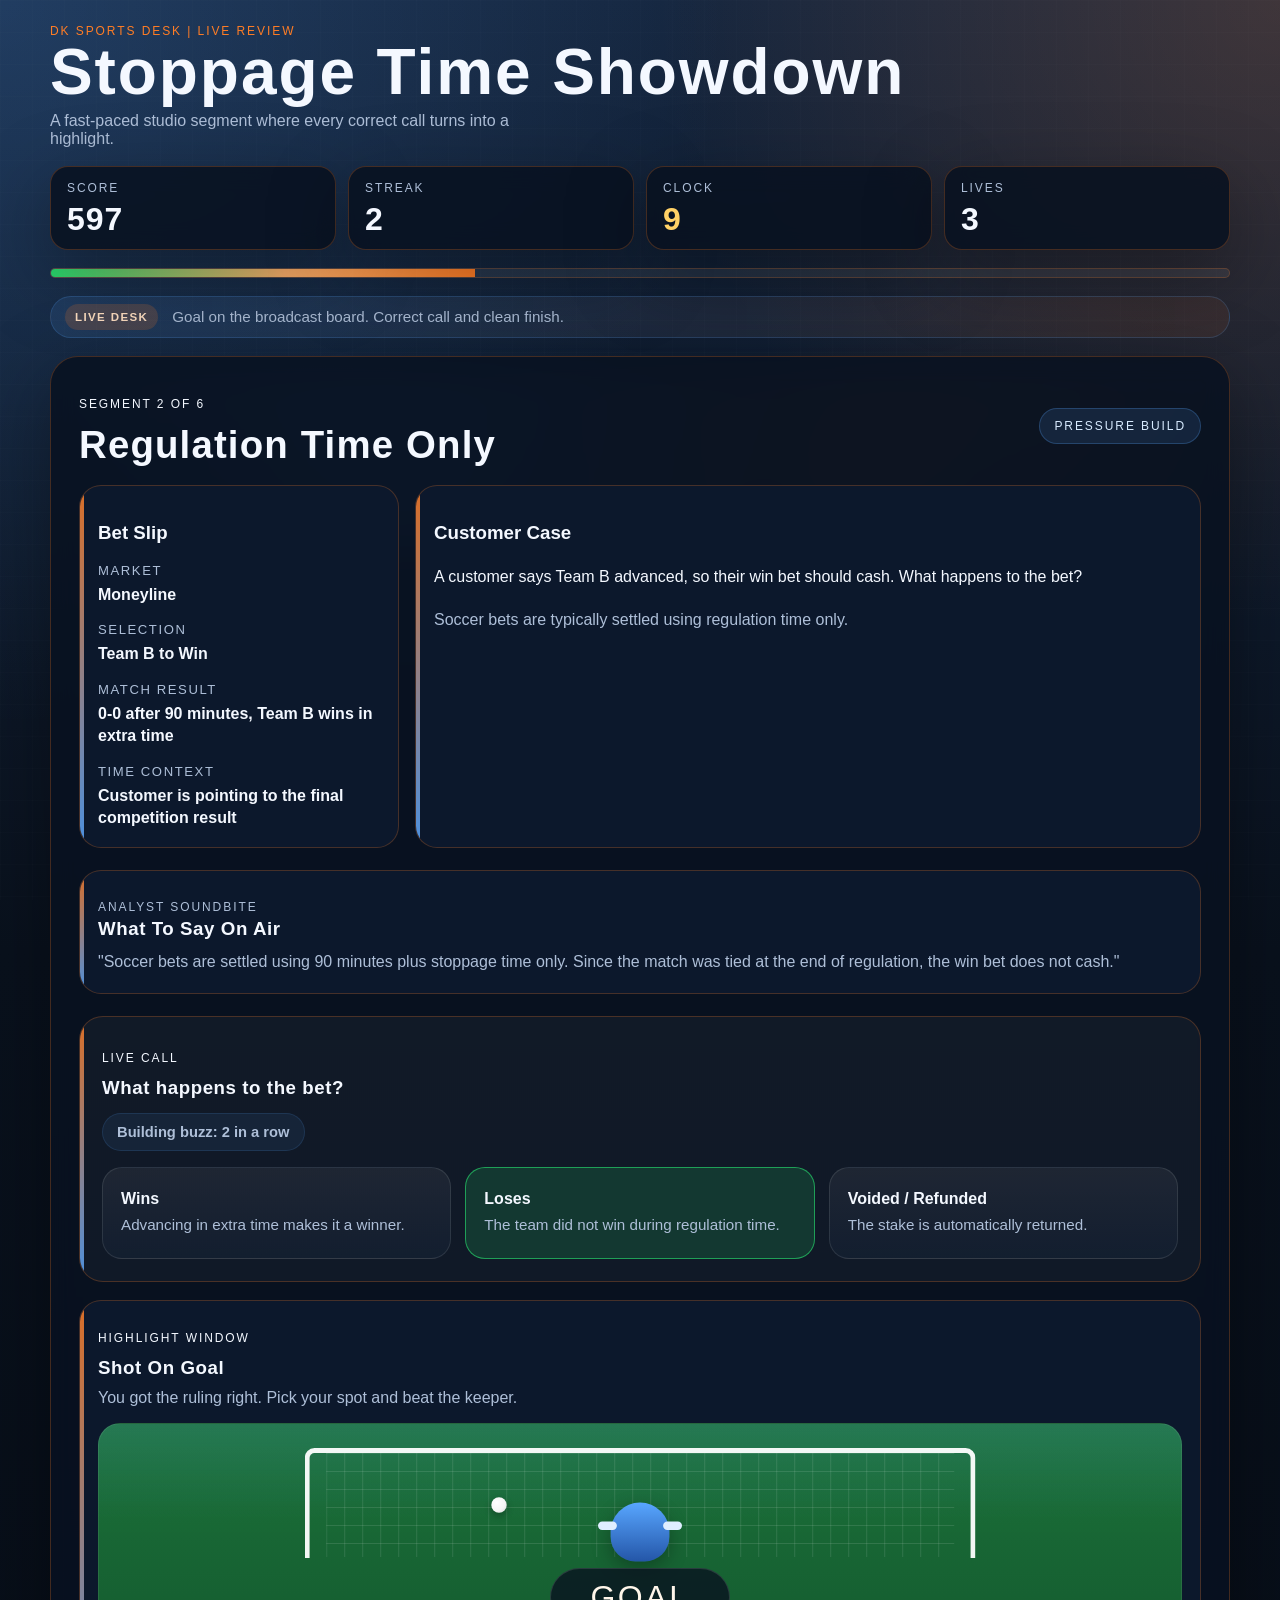
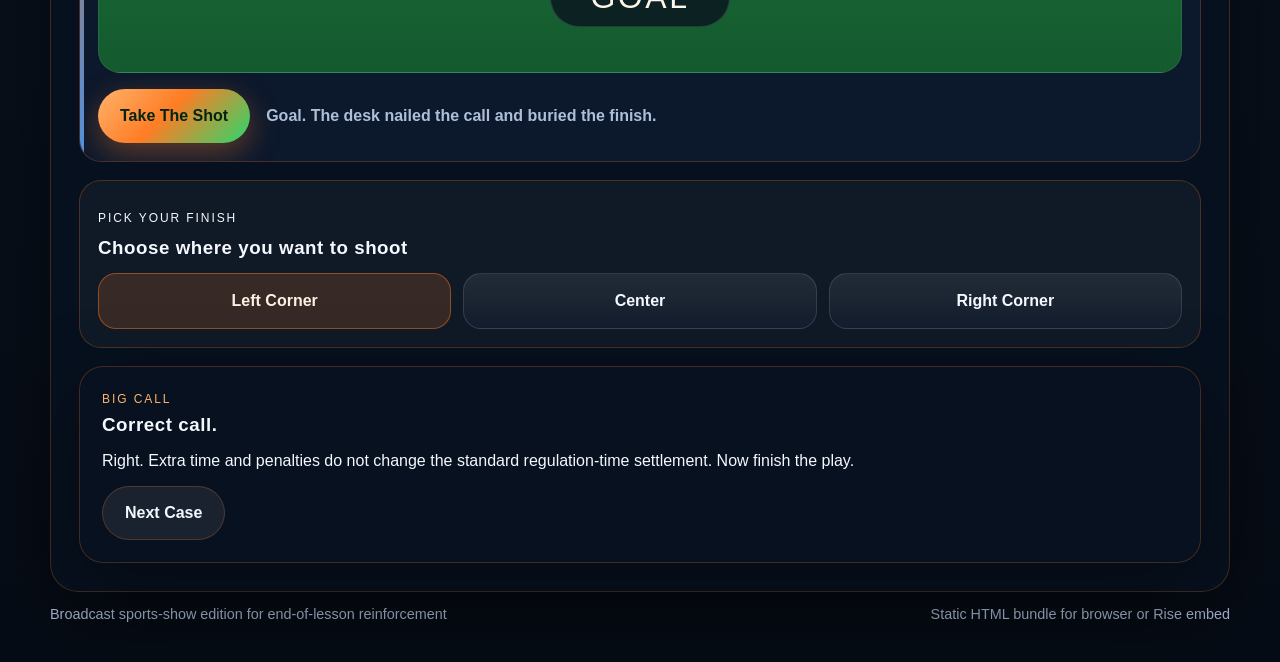
<file: index.html>
<!DOCTYPE html>
<!-- saved from url=(0055)file:///C:/Users/j.goss/Documents/CCL%20team/index.html -->
<html lang="en"><head><meta http-equiv="Content-Type" content="text/html; charset=UTF-8">
  
  <meta name="viewport" content="width=device-width, initial-scale=1.0">
  <title>Stoppage Time Showdown</title>
  <link rel="preconnect" href="https://fonts.googleapis.com/">
  <link rel="preconnect" href="https://fonts.gstatic.com/" crossorigin="">
  <link href="./Stoppage Time Showdown_files/css2" rel="stylesheet">
  <link rel="stylesheet" href="./Stoppage Time Showdown_files/styles.css">
</head>
<body>
  <div class="celebration-layer" id="celebrationLayer" aria-hidden="true">
    <div class="celebration-flash"></div>
    <div class="celebration-burst" id="celebrationBurst"><span class="burst-dot" style="left: 47.4472%; top: 26.1193%; background: rgb(255, 125, 37); --burst-x: 76.07204899417235px; --burst-y: 257.35810539707774px; animation-delay: 10.926ms;"></span><span class="burst-dot" style="left: 53.4605%; top: 28.7114%; background: rgb(88, 166, 255); --burst-x: 101.12889377902724px; --burst-y: 124.27316258507398px; animation-delay: 1.17098ms;"></span><span class="burst-dot" style="left: 49.514%; top: 21.4004%; background: rgb(255, 209, 102); --burst-x: -55.67797158892906px; --burst-y: 223.3249639040988px; animation-delay: 113.534ms;"></span><span class="burst-dot" style="left: 52.1672%; top: 33.0428%; background: rgb(19, 210, 97); --burst-x: 67.02905428169348px; --burst-y: 88.06329723568246px; animation-delay: 79.6057ms;"></span><span class="burst-dot" style="left: 51.7277%; top: 29.4226%; background: rgb(255, 255, 255); --burst-x: -90.16764659235824px; --burst-y: 187.08818305620747px; animation-delay: 114.844ms;"></span><span class="burst-dot" style="left: 49.0767%; top: 23.2261%; background: rgb(255, 125, 37); --burst-x: -104.59407101098707px; --burst-y: 161.02993429905132px; animation-delay: 107.102ms;"></span><span class="burst-dot" style="left: 48.1055%; top: 30.1228%; background: rgb(88, 166, 255); --burst-x: 106.47381905100534px; --burst-y: 104.3445628978445px; animation-delay: 85.5821ms;"></span><span class="burst-dot" style="left: 48.3091%; top: 19.2777%; background: rgb(255, 209, 102); --burst-x: -88.88569473776869px; --burst-y: 125.51274677469846px; animation-delay: 16.8337ms;"></span><span class="burst-dot" style="left: 45.9982%; top: 28.9098%; background: rgb(19, 210, 97); --burst-x: 48.16267996198451px; --burst-y: 104.32929188039304px; animation-delay: 4.13816ms;"></span><span class="burst-dot" style="left: 49.7291%; top: 18.7784%; background: rgb(255, 255, 255); --burst-x: -30.584940919395404px; --burst-y: 81.80569852962961px; animation-delay: 26.3201ms;"></span><span class="burst-dot" style="left: 40.3815%; top: 31.3294%; background: rgb(255, 125, 37); --burst-x: -94.85452275497641px; --burst-y: 249.75349936464903px; animation-delay: 90.4245ms;"></span><span class="burst-dot" style="left: 45.2348%; top: 26.0298%; background: rgb(88, 166, 255); --burst-x: -122.62790276548252px; --burst-y: 80.39944239337285px; animation-delay: 88.7021ms;"></span><span class="burst-dot" style="left: 52.0904%; top: 32.5035%; background: rgb(255, 209, 102); --burst-x: 64.26782070078464px; --burst-y: 139.22157844209687px; animation-delay: 4.78424ms;"></span><span class="burst-dot" style="left: 50.7657%; top: 27.5144%; background: rgb(19, 210, 97); --burst-x: 11.249707493412888px; --burst-y: 153.42473472442464px; animation-delay: 63.9854ms;"></span><span class="burst-dot" style="left: 46.0841%; top: 21.294%; background: rgb(255, 255, 255); --burst-x: -46.36601616500141px; --burst-y: 146.99386046626492px; animation-delay: 8.27322ms;"></span><span class="burst-dot" style="left: 48.1437%; top: 25.9987%; background: rgb(255, 125, 37); --burst-x: 19.912958996011582px; --burst-y: 142.98221144835824px; animation-delay: 71.2264ms;"></span><span class="burst-dot" style="left: 50.7838%; top: 21.233%; background: rgb(88, 166, 255); --burst-x: -2.4416151638499084px; --burst-y: 123.24388389271462px; animation-delay: 115.284ms;"></span><span class="burst-dot" style="left: 54.6567%; top: 24.1229%; background: rgb(255, 209, 102); --burst-x: 32.72328935746498px; --burst-y: 152.6149752997147px; animation-delay: 40.9244ms;"></span><span class="burst-dot" style="left: 58.1572%; top: 30.517%; background: rgb(19, 210, 97); --burst-x: -1.3877723340757298px; --burst-y: 130.12785872411672px; animation-delay: 15.3587ms;"></span><span class="burst-dot" style="left: 58.3694%; top: 35.116%; background: rgb(255, 255, 255); --burst-x: 119.73498633525834px; --burst-y: 92.89461856294338px; animation-delay: 100.871ms;"></span><span class="burst-dot" style="left: 57.7047%; top: 23.3592%; background: rgb(255, 125, 37); --burst-x: 133.39022962382052px; --burst-y: 130.26413172241263px; animation-delay: 32.2892ms;"></span><span class="burst-dot" style="left: 45.2715%; top: 29.948%; background: rgb(88, 166, 255); --burst-x: 6.45973986336613px; --burst-y: 205.02624117924123px; animation-delay: 110.979ms;"></span><span class="burst-dot" style="left: 59.9677%; top: 29.3661%; background: rgb(255, 209, 102); --burst-x: 81.06926505818px; --burst-y: 178.6535811017367px; animation-delay: 83.3029ms;"></span><span class="burst-dot" style="left: 44.7531%; top: 25.9115%; background: rgb(19, 210, 97); --burst-x: -75.01890329782249px; --burst-y: 86.73503205924959px; animation-delay: 14.4441ms;"></span></div>
    <div class="celebration-banner" id="celebrationBanner">GOAL</div>
  </div>
  <main class="app-shell">
    <section class="scoreboard" aria-label="Game status">
      <div class="brand-lockup">
        <p class="brand-kicker">DK Sports Desk | Live Review</p>
        <h1>Stoppage Time Showdown</h1>
        <p class="brand-subtitle">A fast-paced studio segment where every correct call turns into a highlight.</p>
      </div>
      <div class="scoreboard-stats">
        <div class="stat-card">
          <span class="stat-label">Score</span>
          <strong id="scoreValue">597</strong>
        </div>
        <div class="stat-card">
          <span class="stat-label">Streak</span>
          <strong id="streakValue">2</strong>
        </div>
        <div class="stat-card timer-card">
          <span class="stat-label">Clock</span>
          <strong id="timerValue" class="is-low">9</strong>
        </div>
        <div class="stat-card">
          <span class="stat-label">Lives</span>
          <strong id="livesValue">3</strong>
        </div>
      </div>
      <div class="timer-track" aria-hidden="true">
        <div class="timer-fill" id="timerFill" style="width: 36%;"></div>
      </div>
      <div class="ticker-bar">
        <span class="ticker-label">Live Desk</span>
        <div class="ticker-text" id="tickerText">Goal on the broadcast board. Correct call and clean finish.</div>
      </div>
    </section>

    <section class="arena">
      <div class="pitch-glow" aria-hidden="true"></div>

      <article class="panel panel-intro active" id="introPanel" hidden="">
        <div class="panel-copy">
          <p class="eyebrow">Studio Open</p>
          <h2>Go live. Make the call. Build the highlight.</h2>
          <p>
            Each round is a live studio hit built from the Soccer 201 lesson.
            Read the case, call the settlement before the segment clock expires,
            and if you're right, turn it into a broadcast-worthy bonus play.
          </p>
        </div>

        <div class="intro-grid">
          <div class="intro-card">
            <span class="intro-number">01</span>
            <h3>On Air</h3>
            <p>A live case hits the desk with market, result, and context.</p>
          </div>
          <div class="intro-card">
            <span class="intro-number">02</span>
            <h3>Make the call</h3>
            <p>Choose the right ruling before the studio clock burns down.</p>
          </div>
          <div class="intro-card">
            <span class="intro-number">03</span>
            <h3>Steal the segment</h3>
            <p>Correct answers unlock a fast highlight-reel bonus play.</p>
          </div>
        </div>

        <button class="primary-button" id="startButton" type="button">Go Live</button>
      </article>

      <article class="panel panel-game" id="gamePanel">
        <div class="case-header">
          <div>
            <p class="eyebrow">Segment <span id="roundValue">2</span> of <span id="totalRoundsValue">6</span></p>
            <h2 id="caseTitle">Regulation Time Only</h2>
          </div>
          <span class="difficulty-badge" id="difficultyBadge">Pressure Build</span>
        </div>

        <div class="case-grid">
          <section class="ticket-card">
            <h3>Bet Slip</h3>
            <dl class="ticket-list">
              <div>
                <dt>Market</dt>
                <dd id="marketValue">Moneyline</dd>
              </div>
              <div>
                <dt>Selection</dt>
                <dd id="selectionValue">Team B to Win</dd>
              </div>
              <div>
                <dt>Match Result</dt>
                <dd id="resultValue">0-0 after 90 minutes, Team B wins in extra time</dd>
              </div>
              <div>
                <dt>Time Context</dt>
                <dd id="timeValue">Customer is pointing to the final competition result</dd>
              </div>
            </dl>
          </section>

          <section class="case-card">
            <h3>Customer Case</h3>
            <p id="scenarioPrompt">A customer says Team B advanced, so their win bet should cash. What happens to the bet?</p>
            <p class="coach-tip" id="coachTip">Soccer bets are typically settled using regulation time only.</p>
          </section>
        </div>

        <section class="script-card">
          <div class="question-heading">
            <p class="eyebrow">Analyst Soundbite</p>
            <h3>What To Say On Air</h3>
          </div>
          <p id="scriptValue">"Soccer bets are settled using 90 minutes plus stoppage time only. Since the match was tied at the end of regulation, the win bet does not cash."</p>
        </section>

        <section class="question-block">
          <div class="question-heading">
            <p class="eyebrow" id="phaseLabel">Live Call</p>
            <h3 id="questionTitle">What happens to the bet?</h3>
          </div>
          <div class="momentum-row">
            <div class="momentum-badge" id="momentumBadge">Building buzz: 2 in a row</div>
          </div>
          <div class="choices choices-outcome" id="choicesContainer" role="group" aria-label="Answer choices"><button type="button" class="choice-button" data-key="win" disabled=""><strong>Wins</strong><span>Advancing in extra time makes it a winner.</span></button><button type="button" class="choice-button is-correct" data-key="lose" disabled=""><strong>Loses</strong><span>The team did not win during regulation time.</span></button><button type="button" class="choice-button" data-key="void" disabled=""><strong>Voided / Refunded</strong><span>The stake is automatically returned.</span></button></div>
        </section>

        <section class="bonus-panel" id="bonusPanel">
          <div class="question-heading">
            <p class="eyebrow">Highlight Window</p>
            <h3>Shot On Goal</h3>
          </div>
          <p class="bonus-copy" id="bonusCopy">You got the ruling right. Pick your spot and beat the keeper.</p>
          <div class="goal-stage" id="goalStage">
            <div class="goal-net"></div>
            <div class="goalkeeper is-dive-center" id="goalkeeper"></div>
            <div class="shot-ball is-left" id="shotBall"></div>
            <div class="shot-result is-visible" id="shotResult">GOAL</div>
            <div class="goal-mouth"></div>
          </div>
          <div class="bonus-actions">
            <button class="primary-button" id="bonusButton" type="button" disabled="">Take The Shot</button>
            <p class="bonus-status" id="bonusStatus">Goal. The desk nailed the call and buried the finish.</p>
          </div>
        </section>

        <section class="shot-controls" id="shotControls">
          <div class="question-heading">
            <p class="eyebrow">Pick Your Finish</p>
            <h3>Choose where you want to shoot</h3>
          </div>
          <div class="shot-choice-row" id="shotChoiceRow">
            <button class="shot-choice is-selected" data-shot="left" type="button">Left Corner</button>
            <button class="shot-choice" data-shot="center" type="button">Center</button>
            <button class="shot-choice" data-shot="right" type="button">Right Corner</button>
          </div>
        </section>

        <section class="feedback-panel" id="feedbackPanel" aria-live="polite">
          <p class="feedback-tag" id="feedbackTag">Big Call</p>
          <h3 id="feedbackTitle">Correct call.</h3>
          <p id="feedbackBody">Right. Extra time and penalties do not change the standard regulation-time settlement. Now finish the play.</p>
          <button class="secondary-button" id="nextButton" type="button">Next Case</button>
        </section>
      </article>

      <article class="panel panel-results" id="resultsPanel" hidden="">
        <p class="eyebrow">Show Wrap</p>
        <h2 id="finalRank">Soccer Support Pro</h2>
        <p class="results-summary" id="resultsSummary"></p>
        <div class="results-grid">
          <div class="result-stat">
            <span>Final Score</span>
            <strong id="finalScoreValue">0</strong>
          </div>
          <div class="result-stat">
            <span>Best Streak</span>
            <strong id="bestStreakValue">0</strong>
          </div>
          <div class="result-stat">
            <span>Correct Calls</span>
            <strong id="correctValue">0 / 0</strong>
          </div>
        </div>
        <button class="primary-button" id="restartButton" type="button">Run It Back</button>
      </article>
    </section>

    <footer class="app-footer">
      <span>Broadcast sports-show edition for end-of-lesson reinforcement</span>
      <span>Static HTML bundle for browser or Rise embed</span>
    </footer>
  </main>

  <script src="./Stoppage Time Showdown_files/app.js"></script>


</body></html>
</file>
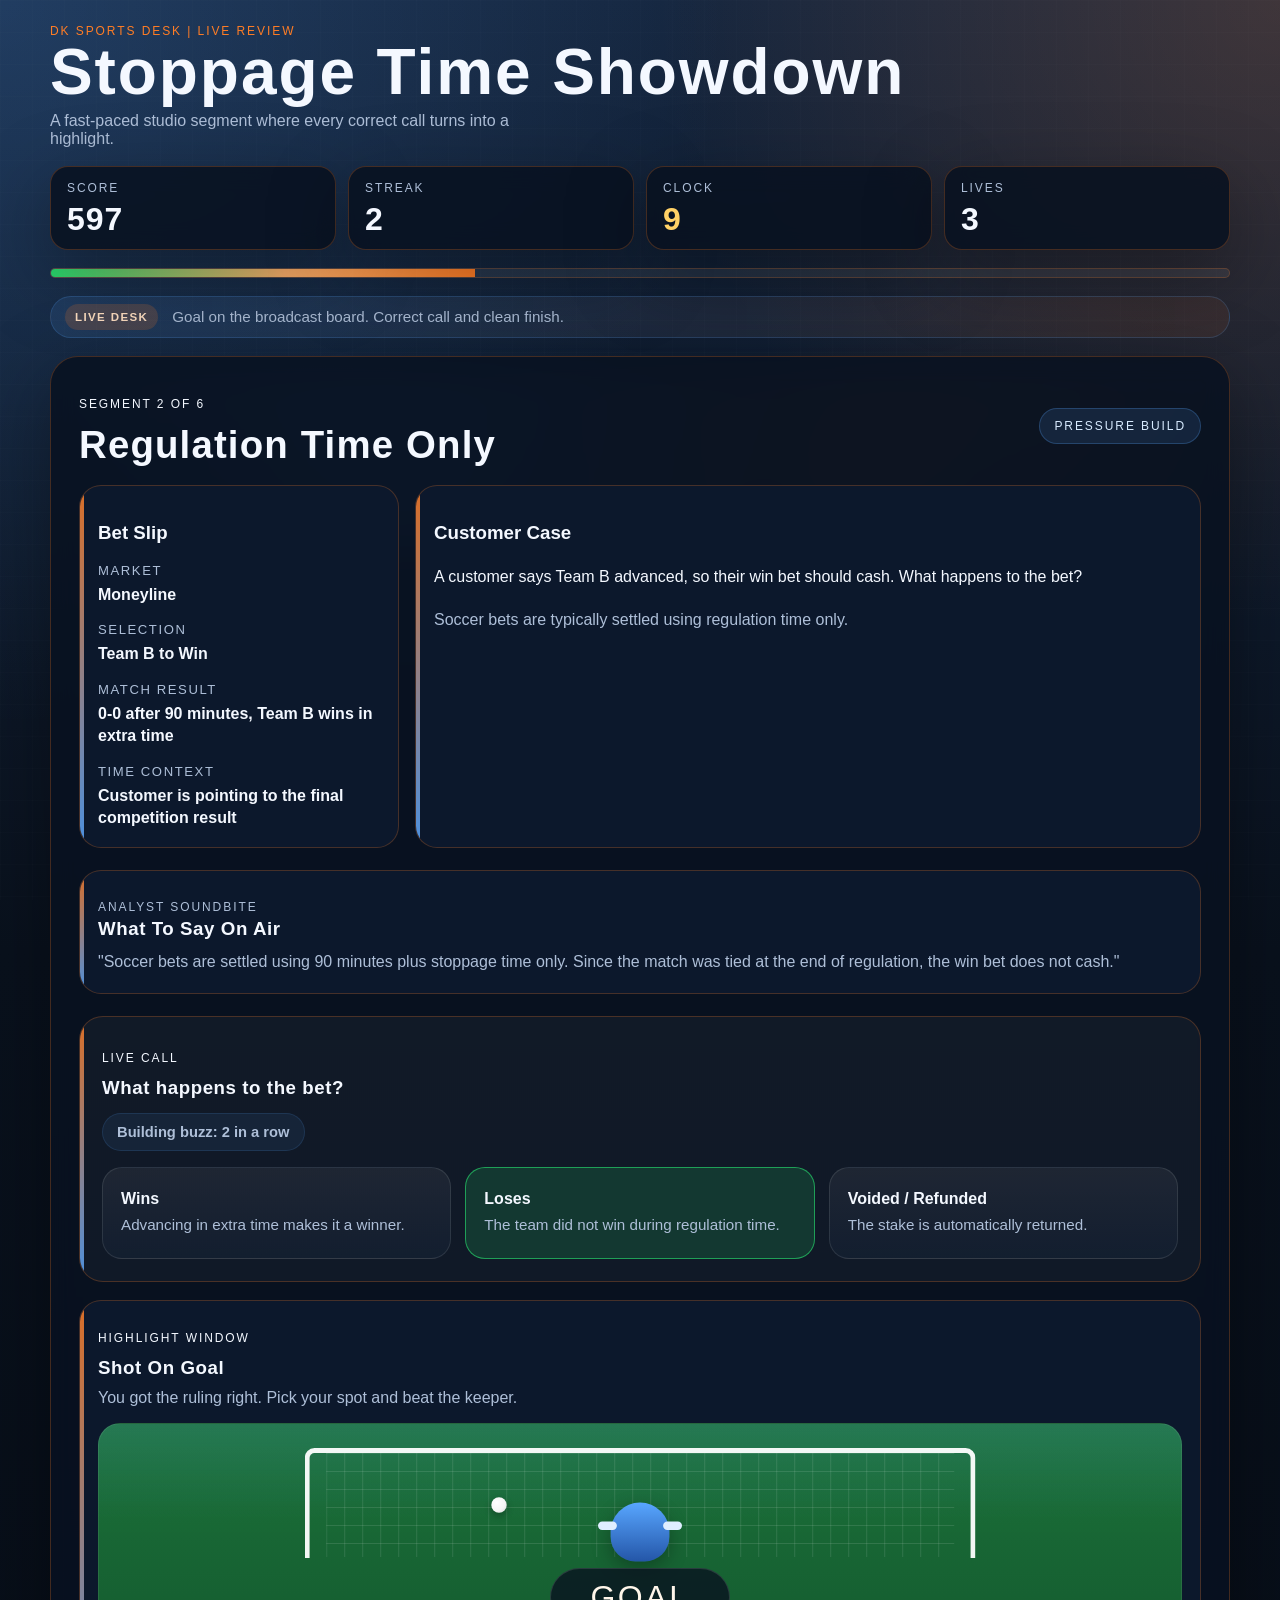
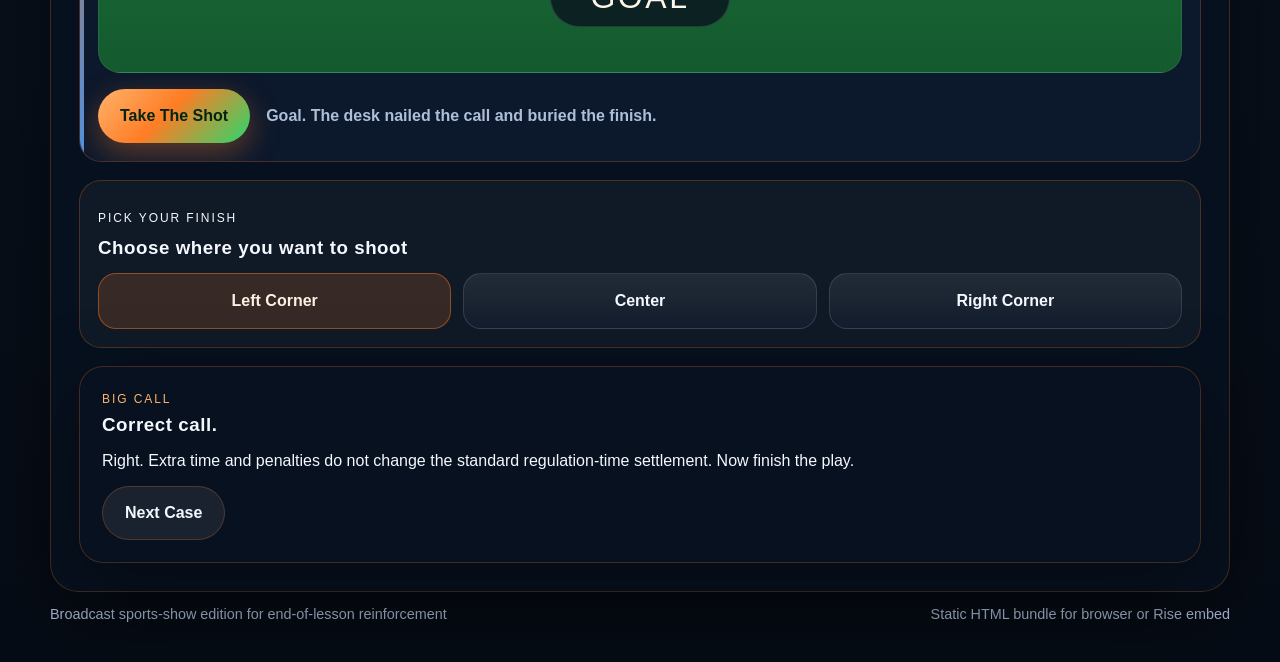
<file: Stoppage Time Showdown.html>
<!DOCTYPE html>
<!-- saved from url=(0055)file:///C:/Users/j.goss/Documents/CCL%20team/index.html -->
<html lang="en"><head><meta http-equiv="Content-Type" content="text/html; charset=UTF-8">
  
  <meta name="viewport" content="width=device-width, initial-scale=1.0">
  <title>Stoppage Time Showdown</title>
  <link rel="preconnect" href="https://fonts.googleapis.com/">
  <link rel="preconnect" href="https://fonts.gstatic.com/" crossorigin="">
  <link href="./Stoppage Time Showdown_files/css2" rel="stylesheet">
  <link rel="stylesheet" href="./Stoppage Time Showdown_files/styles.css">
</head>
<body>
  <div class="celebration-layer" id="celebrationLayer" aria-hidden="true">
    <div class="celebration-flash"></div>
    <div class="celebration-burst" id="celebrationBurst"><span class="burst-dot" style="left: 47.4472%; top: 26.1193%; background: rgb(255, 125, 37); --burst-x: 76.07204899417235px; --burst-y: 257.35810539707774px; animation-delay: 10.926ms;"></span><span class="burst-dot" style="left: 53.4605%; top: 28.7114%; background: rgb(88, 166, 255); --burst-x: 101.12889377902724px; --burst-y: 124.27316258507398px; animation-delay: 1.17098ms;"></span><span class="burst-dot" style="left: 49.514%; top: 21.4004%; background: rgb(255, 209, 102); --burst-x: -55.67797158892906px; --burst-y: 223.3249639040988px; animation-delay: 113.534ms;"></span><span class="burst-dot" style="left: 52.1672%; top: 33.0428%; background: rgb(19, 210, 97); --burst-x: 67.02905428169348px; --burst-y: 88.06329723568246px; animation-delay: 79.6057ms;"></span><span class="burst-dot" style="left: 51.7277%; top: 29.4226%; background: rgb(255, 255, 255); --burst-x: -90.16764659235824px; --burst-y: 187.08818305620747px; animation-delay: 114.844ms;"></span><span class="burst-dot" style="left: 49.0767%; top: 23.2261%; background: rgb(255, 125, 37); --burst-x: -104.59407101098707px; --burst-y: 161.02993429905132px; animation-delay: 107.102ms;"></span><span class="burst-dot" style="left: 48.1055%; top: 30.1228%; background: rgb(88, 166, 255); --burst-x: 106.47381905100534px; --burst-y: 104.3445628978445px; animation-delay: 85.5821ms;"></span><span class="burst-dot" style="left: 48.3091%; top: 19.2777%; background: rgb(255, 209, 102); --burst-x: -88.88569473776869px; --burst-y: 125.51274677469846px; animation-delay: 16.8337ms;"></span><span class="burst-dot" style="left: 45.9982%; top: 28.9098%; background: rgb(19, 210, 97); --burst-x: 48.16267996198451px; --burst-y: 104.32929188039304px; animation-delay: 4.13816ms;"></span><span class="burst-dot" style="left: 49.7291%; top: 18.7784%; background: rgb(255, 255, 255); --burst-x: -30.584940919395404px; --burst-y: 81.80569852962961px; animation-delay: 26.3201ms;"></span><span class="burst-dot" style="left: 40.3815%; top: 31.3294%; background: rgb(255, 125, 37); --burst-x: -94.85452275497641px; --burst-y: 249.75349936464903px; animation-delay: 90.4245ms;"></span><span class="burst-dot" style="left: 45.2348%; top: 26.0298%; background: rgb(88, 166, 255); --burst-x: -122.62790276548252px; --burst-y: 80.39944239337285px; animation-delay: 88.7021ms;"></span><span class="burst-dot" style="left: 52.0904%; top: 32.5035%; background: rgb(255, 209, 102); --burst-x: 64.26782070078464px; --burst-y: 139.22157844209687px; animation-delay: 4.78424ms;"></span><span class="burst-dot" style="left: 50.7657%; top: 27.5144%; background: rgb(19, 210, 97); --burst-x: 11.249707493412888px; --burst-y: 153.42473472442464px; animation-delay: 63.9854ms;"></span><span class="burst-dot" style="left: 46.0841%; top: 21.294%; background: rgb(255, 255, 255); --burst-x: -46.36601616500141px; --burst-y: 146.99386046626492px; animation-delay: 8.27322ms;"></span><span class="burst-dot" style="left: 48.1437%; top: 25.9987%; background: rgb(255, 125, 37); --burst-x: 19.912958996011582px; --burst-y: 142.98221144835824px; animation-delay: 71.2264ms;"></span><span class="burst-dot" style="left: 50.7838%; top: 21.233%; background: rgb(88, 166, 255); --burst-x: -2.4416151638499084px; --burst-y: 123.24388389271462px; animation-delay: 115.284ms;"></span><span class="burst-dot" style="left: 54.6567%; top: 24.1229%; background: rgb(255, 209, 102); --burst-x: 32.72328935746498px; --burst-y: 152.6149752997147px; animation-delay: 40.9244ms;"></span><span class="burst-dot" style="left: 58.1572%; top: 30.517%; background: rgb(19, 210, 97); --burst-x: -1.3877723340757298px; --burst-y: 130.12785872411672px; animation-delay: 15.3587ms;"></span><span class="burst-dot" style="left: 58.3694%; top: 35.116%; background: rgb(255, 255, 255); --burst-x: 119.73498633525834px; --burst-y: 92.89461856294338px; animation-delay: 100.871ms;"></span><span class="burst-dot" style="left: 57.7047%; top: 23.3592%; background: rgb(255, 125, 37); --burst-x: 133.39022962382052px; --burst-y: 130.26413172241263px; animation-delay: 32.2892ms;"></span><span class="burst-dot" style="left: 45.2715%; top: 29.948%; background: rgb(88, 166, 255); --burst-x: 6.45973986336613px; --burst-y: 205.02624117924123px; animation-delay: 110.979ms;"></span><span class="burst-dot" style="left: 59.9677%; top: 29.3661%; background: rgb(255, 209, 102); --burst-x: 81.06926505818px; --burst-y: 178.6535811017367px; animation-delay: 83.3029ms;"></span><span class="burst-dot" style="left: 44.7531%; top: 25.9115%; background: rgb(19, 210, 97); --burst-x: -75.01890329782249px; --burst-y: 86.73503205924959px; animation-delay: 14.4441ms;"></span></div>
    <div class="celebration-banner" id="celebrationBanner">GOAL</div>
  </div>
  <main class="app-shell">
    <section class="scoreboard" aria-label="Game status">
      <div class="brand-lockup">
        <p class="brand-kicker">DK Sports Desk | Live Review</p>
        <h1>Stoppage Time Showdown</h1>
        <p class="brand-subtitle">A fast-paced studio segment where every correct call turns into a highlight.</p>
      </div>
      <div class="scoreboard-stats">
        <div class="stat-card">
          <span class="stat-label">Score</span>
          <strong id="scoreValue">597</strong>
        </div>
        <div class="stat-card">
          <span class="stat-label">Streak</span>
          <strong id="streakValue">2</strong>
        </div>
        <div class="stat-card timer-card">
          <span class="stat-label">Clock</span>
          <strong id="timerValue" class="is-low">9</strong>
        </div>
        <div class="stat-card">
          <span class="stat-label">Lives</span>
          <strong id="livesValue">3</strong>
        </div>
      </div>
      <div class="timer-track" aria-hidden="true">
        <div class="timer-fill" id="timerFill" style="width: 36%;"></div>
      </div>
      <div class="ticker-bar">
        <span class="ticker-label">Live Desk</span>
        <div class="ticker-text" id="tickerText">Goal on the broadcast board. Correct call and clean finish.</div>
      </div>
    </section>

    <section class="arena">
      <div class="pitch-glow" aria-hidden="true"></div>

      <article class="panel panel-intro active" id="introPanel" hidden="">
        <div class="panel-copy">
          <p class="eyebrow">Studio Open</p>
          <h2>Go live. Make the call. Build the highlight.</h2>
          <p>
            Each round is a live studio hit built from the Soccer 201 lesson.
            Read the case, call the settlement before the segment clock expires,
            and if you're right, turn it into a broadcast-worthy bonus play.
          </p>
        </div>

        <div class="intro-grid">
          <div class="intro-card">
            <span class="intro-number">01</span>
            <h3>On Air</h3>
            <p>A live case hits the desk with market, result, and context.</p>
          </div>
          <div class="intro-card">
            <span class="intro-number">02</span>
            <h3>Make the call</h3>
            <p>Choose the right ruling before the studio clock burns down.</p>
          </div>
          <div class="intro-card">
            <span class="intro-number">03</span>
            <h3>Steal the segment</h3>
            <p>Correct answers unlock a fast highlight-reel bonus play.</p>
          </div>
        </div>

        <button class="primary-button" id="startButton" type="button">Go Live</button>
      </article>

      <article class="panel panel-game" id="gamePanel">
        <div class="case-header">
          <div>
            <p class="eyebrow">Segment <span id="roundValue">2</span> of <span id="totalRoundsValue">6</span></p>
            <h2 id="caseTitle">Regulation Time Only</h2>
          </div>
          <span class="difficulty-badge" id="difficultyBadge">Pressure Build</span>
        </div>

        <div class="case-grid">
          <section class="ticket-card">
            <h3>Bet Slip</h3>
            <dl class="ticket-list">
              <div>
                <dt>Market</dt>
                <dd id="marketValue">Moneyline</dd>
              </div>
              <div>
                <dt>Selection</dt>
                <dd id="selectionValue">Team B to Win</dd>
              </div>
              <div>
                <dt>Match Result</dt>
                <dd id="resultValue">0-0 after 90 minutes, Team B wins in extra time</dd>
              </div>
              <div>
                <dt>Time Context</dt>
                <dd id="timeValue">Customer is pointing to the final competition result</dd>
              </div>
            </dl>
          </section>

          <section class="case-card">
            <h3>Customer Case</h3>
            <p id="scenarioPrompt">A customer says Team B advanced, so their win bet should cash. What happens to the bet?</p>
            <p class="coach-tip" id="coachTip">Soccer bets are typically settled using regulation time only.</p>
          </section>
        </div>

        <section class="script-card">
          <div class="question-heading">
            <p class="eyebrow">Analyst Soundbite</p>
            <h3>What To Say On Air</h3>
          </div>
          <p id="scriptValue">"Soccer bets are settled using 90 minutes plus stoppage time only. Since the match was tied at the end of regulation, the win bet does not cash."</p>
        </section>

        <section class="question-block">
          <div class="question-heading">
            <p class="eyebrow" id="phaseLabel">Live Call</p>
            <h3 id="questionTitle">What happens to the bet?</h3>
          </div>
          <div class="momentum-row">
            <div class="momentum-badge" id="momentumBadge">Building buzz: 2 in a row</div>
          </div>
          <div class="choices choices-outcome" id="choicesContainer" role="group" aria-label="Answer choices"><button type="button" class="choice-button" data-key="win" disabled=""><strong>Wins</strong><span>Advancing in extra time makes it a winner.</span></button><button type="button" class="choice-button is-correct" data-key="lose" disabled=""><strong>Loses</strong><span>The team did not win during regulation time.</span></button><button type="button" class="choice-button" data-key="void" disabled=""><strong>Voided / Refunded</strong><span>The stake is automatically returned.</span></button></div>
        </section>

        <section class="bonus-panel" id="bonusPanel">
          <div class="question-heading">
            <p class="eyebrow">Highlight Window</p>
            <h3>Shot On Goal</h3>
          </div>
          <p class="bonus-copy" id="bonusCopy">You got the ruling right. Pick your spot and beat the keeper.</p>
          <div class="goal-stage" id="goalStage">
            <div class="goal-net"></div>
            <div class="goalkeeper is-dive-center" id="goalkeeper"></div>
            <div class="shot-ball is-left" id="shotBall"></div>
            <div class="shot-result is-visible" id="shotResult">GOAL</div>
            <div class="goal-mouth"></div>
          </div>
          <div class="bonus-actions">
            <button class="primary-button" id="bonusButton" type="button" disabled="">Take The Shot</button>
            <p class="bonus-status" id="bonusStatus">Goal. The desk nailed the call and buried the finish.</p>
          </div>
        </section>

        <section class="shot-controls" id="shotControls">
          <div class="question-heading">
            <p class="eyebrow">Pick Your Finish</p>
            <h3>Choose where you want to shoot</h3>
          </div>
          <div class="shot-choice-row" id="shotChoiceRow">
            <button class="shot-choice is-selected" data-shot="left" type="button">Left Corner</button>
            <button class="shot-choice" data-shot="center" type="button">Center</button>
            <button class="shot-choice" data-shot="right" type="button">Right Corner</button>
          </div>
        </section>

        <section class="feedback-panel" id="feedbackPanel" aria-live="polite">
          <p class="feedback-tag" id="feedbackTag">Big Call</p>
          <h3 id="feedbackTitle">Correct call.</h3>
          <p id="feedbackBody">Right. Extra time and penalties do not change the standard regulation-time settlement. Now finish the play.</p>
          <button class="secondary-button" id="nextButton" type="button">Next Case</button>
        </section>
      </article>

      <article class="panel panel-results" id="resultsPanel" hidden="">
        <p class="eyebrow">Show Wrap</p>
        <h2 id="finalRank">Soccer Support Pro</h2>
        <p class="results-summary" id="resultsSummary"></p>
        <div class="results-grid">
          <div class="result-stat">
            <span>Final Score</span>
            <strong id="finalScoreValue">0</strong>
          </div>
          <div class="result-stat">
            <span>Best Streak</span>
            <strong id="bestStreakValue">0</strong>
          </div>
          <div class="result-stat">
            <span>Correct Calls</span>
            <strong id="correctValue">0 / 0</strong>
          </div>
        </div>
        <button class="primary-button" id="restartButton" type="button">Run It Back</button>
      </article>
    </section>

    <footer class="app-footer">
      <span>Broadcast sports-show edition for end-of-lesson reinforcement</span>
      <span>Static HTML bundle for browser or Rise embed</span>
    </footer>
  </main>

  <script src="./Stoppage Time Showdown_files/app.js"></script>


</body></html>
</file>
<file: Stoppage Time Showdown_files/styles.css>
:root {
  --bg: #09111d;
  --panel: rgba(9, 18, 32, 0.88);
  --panel-strong: rgba(13, 26, 45, 0.96);
  --line: rgba(255, 125, 37, 0.24);
  --text: #f4f8ff;
  --muted: #aebfd8;
  --accent: #ff7d25;
  --accent-strong: #13d261;
  --accent-soft: #ffb26c;
  --danger: #ff766c;
  --warn: #ffd166;
  --studio-blue: #58a6ff;
  --shadow: 0 24px 80px rgba(0, 0, 0, 0.35);
}

* {
  box-sizing: border-box;
}

body {
  margin: 0;
  min-height: 100vh;
  font-family: "Inter", sans-serif;
  color: var(--text);
  background:
    radial-gradient(circle at top left, rgba(88, 166, 255, 0.18), transparent 28%),
    radial-gradient(circle at top right, rgba(255, 125, 37, 0.18), transparent 24%),
    linear-gradient(180deg, #15263f 0%, #09111d 42%, #060c15 100%);
}

body::before {
  content: "";
  position: fixed;
  inset: 0;
  background-image:
    linear-gradient(rgba(255, 255, 255, 0.035) 1px, transparent 1px),
    linear-gradient(90deg, rgba(255, 255, 255, 0.035) 1px, transparent 1px);
  background-size: 32px 32px;
  pointer-events: none;
  opacity: 0.35;
}

.celebration-layer {
  position: fixed;
  inset: 0;
  pointer-events: none;
  z-index: 20;
  overflow: hidden;
}

.celebration-flash {
  position: absolute;
  inset: 0;
  background: radial-gradient(circle, rgba(255, 255, 255, 0.16), transparent 46%);
  opacity: 0;
}

.celebration-burst {
  position: absolute;
  inset: 0;
}

.burst-dot {
  position: absolute;
  width: 12px;
  height: 12px;
  border-radius: 50%;
  opacity: 0;
  transform: translateY(0) scale(0.7);
}

.celebration-banner {
  position: absolute;
  top: 12%;
  left: 50%;
  transform: translateX(-50%) translateY(-18px) scale(0.92);
  min-width: 260px;
  padding: 14px 24px;
  border-radius: 999px;
  text-align: center;
  font-family: "Bebas Neue", sans-serif;
  font-size: clamp(1.8rem, 4vw, 3rem);
  letter-spacing: 0.06em;
  color: #fff4e8;
  background: linear-gradient(135deg, rgba(88, 166, 255, 0.92), rgba(255, 125, 37, 0.94));
  border: 1px solid rgba(255, 255, 255, 0.16);
  box-shadow: 0 18px 50px rgba(0, 0, 0, 0.3);
  opacity: 0;
}

.celebration-layer.is-active .celebration-flash {
  animation: flash-pop 900ms ease-out;
}

.celebration-layer.is-active .celebration-banner {
  animation: banner-pop 1200ms ease-out;
}

.celebration-layer.is-active .burst-dot {
  animation: dot-burst 1000ms ease-out forwards;
}

.app-shell {
  width: min(1180px, calc(100% - 32px));
  margin: 0 auto;
  padding: 24px 0 40px;
}

.scoreboard {
  display: grid;
  gap: 18px;
  margin-bottom: 18px;
}

.timer-track {
  width: 100%;
  height: 10px;
  border-radius: 999px;
  background: rgba(255, 255, 255, 0.08);
  overflow: hidden;
  border: 1px solid var(--line);
}

.timer-fill {
  width: 100%;
  height: 100%;
  background: linear-gradient(90deg, #28d86d 0%, #ffb26c 55%, #ff7d25 100%);
  transform-origin: left center;
  transition: width 0.25s ease;
}

.brand-lockup h1,
.panel h2,
.question-heading h3,
.case-header h2,
.feedback-panel h3,
.result-stat strong,
.stat-card strong {
  margin: 0;
  font-family: "Bebas Neue", sans-serif;
  letter-spacing: 0.03em;
}

.brand-kicker,
.eyebrow,
.stat-label,
.feedback-tag,
.difficulty-badge {
  text-transform: uppercase;
  letter-spacing: 0.16em;
  font-size: 0.75rem;
}

.brand-lockup h1 {
  font-size: clamp(2.6rem, 5vw, 4.8rem);
  line-height: 0.9;
}

.brand-kicker {
  color: var(--accent);
  margin: 0 0 6px;
}

.brand-subtitle {
  margin: 10px 0 0;
  max-width: 56ch;
  color: var(--muted);
}

.ticker-bar {
  display: grid;
  grid-template-columns: auto 1fr;
  align-items: center;
  gap: 14px;
  min-height: 42px;
  padding: 0 14px;
  border-radius: 999px;
  border: 1px solid rgba(88, 166, 255, 0.2);
  background: linear-gradient(90deg, rgba(88, 166, 255, 0.12), rgba(255, 125, 37, 0.08));
}

.ticker-label {
  display: inline-flex;
  align-items: center;
  min-height: 26px;
  padding: 0 10px;
  border-radius: 999px;
  background: rgba(255, 125, 37, 0.18);
  color: #ffe0c3;
  text-transform: uppercase;
  letter-spacing: 0.12em;
  font-size: 0.72rem;
  font-weight: 800;
}

.ticker-text {
  color: var(--muted);
  font-size: 0.95rem;
  white-space: nowrap;
  overflow: hidden;
  text-overflow: ellipsis;
}

.scoreboard-stats {
  display: grid;
  grid-template-columns: repeat(4, minmax(0, 1fr));
  gap: 12px;
}

.stat-card,
.panel,
.feedback-panel {
  border: 1px solid var(--line);
  background: var(--panel);
  backdrop-filter: blur(12px);
  box-shadow: var(--shadow);
}

.stat-card {
  padding: 14px 16px;
  border-radius: 18px;
}

.stat-label {
  display: block;
  color: var(--muted);
  margin-bottom: 8px;
}

.stat-card strong {
  font-size: 2rem;
  line-height: 1;
}

.timer-card strong.is-low {
  color: var(--warn);
}

.timer-card strong.is-critical {
  color: var(--danger);
}

.arena {
  position: relative;
}

.pitch-glow {
  position: absolute;
  inset: 16px 3% auto;
  height: 180px;
  background:
    radial-gradient(circle at 30% 50%, rgba(88, 166, 255, 0.18), transparent 45%),
    radial-gradient(circle at 70% 50%, rgba(255, 125, 37, 0.16), transparent 50%);
  filter: blur(12px);
  pointer-events: none;
}

.panel {
  position: relative;
  border-radius: 28px;
  padding: 28px;
}

.panel[hidden] {
  display: none;
}

.panel-intro.active {
  animation: fadeUp 0.45s ease;
}

.panel-copy p {
  max-width: 70ch;
}

.intro-grid,
.results-grid,
.case-grid {
  display: grid;
  gap: 16px;
}

.intro-grid {
  grid-template-columns: repeat(3, minmax(0, 1fr));
  margin: 26px 0 30px;
}

.intro-card,
.ticket-card,
.case-card,
.result-stat,
.script-card,
.bonus-panel {
  padding: 18px;
  border-radius: 22px;
  background: var(--panel-strong);
  border: 1px solid var(--line);
}

.ticket-card,
.case-card,
.script-card,
.bonus-panel,
.question-block {
  position: relative;
  overflow: hidden;
}

.ticket-card::before,
.case-card::before,
.script-card::before,
.bonus-panel::before,
.question-block::before {
  content: "";
  position: absolute;
  inset: 0 auto 0 0;
  width: 4px;
  background: linear-gradient(180deg, var(--accent), var(--studio-blue));
  opacity: 0.85;
}

.intro-number {
  display: inline-flex;
  width: 42px;
  height: 42px;
  align-items: center;
  justify-content: center;
  border-radius: 50%;
  background: rgba(255, 125, 37, 0.12);
  color: var(--accent-soft);
  font-family: "Bebas Neue", sans-serif;
  font-size: 1.25rem;
}

.primary-button,
.secondary-button,
.choice-button {
  border: none;
  font: inherit;
  cursor: pointer;
  transition: transform 0.18s ease, box-shadow 0.18s ease, background 0.18s ease, border-color 0.18s ease;
}

.primary-button,
.secondary-button {
  min-height: 54px;
  padding: 0 22px;
  border-radius: 999px;
  font-weight: 800;
}

.primary-button {
  color: #032511;
  background: linear-gradient(135deg, #ffb26c 0%, #ff7d25 45%, #28d86d 100%);
  box-shadow: 0 10px 30px rgba(255, 125, 37, 0.35);
}

.secondary-button {
  color: var(--text);
  background: rgba(255, 255, 255, 0.08);
  border: 1px solid var(--line);
}

.primary-button:hover,
.secondary-button:hover,
.choice-button:hover {
  transform: translateY(-1px);
}

.case-header {
  display: flex;
  justify-content: space-between;
  gap: 20px;
  align-items: start;
  margin-bottom: 18px;
}

.case-header h2 {
  font-size: clamp(2rem, 3vw, 3rem);
}

.difficulty-badge {
  align-self: center;
  padding: 10px 14px;
  border-radius: 999px;
  background: rgba(88, 166, 255, 0.12);
  color: #d8ebff;
  border: 1px solid rgba(88, 166, 255, 0.25);
}

.case-grid {
  grid-template-columns: minmax(260px, 320px) minmax(0, 1fr);
  margin-bottom: 22px;
}

.script-card {
  margin-bottom: 22px;
}

.script-card p {
  margin: 8px 0 0;
  line-height: 1.7;
  color: var(--muted);
}

.ticket-list {
  margin: 16px 0 0;
  display: grid;
  gap: 16px;
}

.ticket-list div {
  display: grid;
  gap: 6px;
}

.ticket-list dt {
  font-size: 0.82rem;
  text-transform: uppercase;
  letter-spacing: 0.12em;
  color: var(--muted);
}

.ticket-list dd {
  margin: 0;
  font-weight: 700;
  line-height: 1.4;
}

.case-card p {
  margin-top: 12px;
  line-height: 1.7;
}

.coach-tip {
  color: var(--muted);
}

.question-block {
  padding: 22px;
  border-radius: 24px;
  background: rgba(255, 255, 255, 0.04);
  border: 1px solid var(--line);
}

.bonus-panel {
  margin-top: 18px;
}

.bonus-panel[hidden] {
  display: none;
}

.bonus-copy {
  margin: 10px 0 16px;
  color: var(--muted);
}

.goal-stage {
  position: relative;
  height: 250px;
  border-radius: 22px;
  overflow: hidden;
  background:
    linear-gradient(180deg, rgba(109, 180, 255, 0.12), transparent 38%),
    linear-gradient(180deg, rgba(29, 118, 60, 0.95) 0%, rgba(20, 92, 46, 0.98) 100%);
  border: 1px solid rgba(255, 255, 255, 0.08);
}

.goal-mouth {
  position: absolute;
  left: 50%;
  top: 24px;
  width: 62%;
  height: 110px;
  transform: translateX(-50%);
  border: 5px solid rgba(255, 255, 255, 0.95);
  border-bottom: none;
  border-radius: 10px 10px 0 0;
}

.goal-net {
  position: absolute;
  left: 50%;
  top: 29px;
  width: 58%;
  height: 104px;
  transform: translateX(-50%);
  background-image:
    linear-gradient(rgba(255, 255, 255, 0.16) 1px, transparent 1px),
    linear-gradient(90deg, rgba(255, 255, 255, 0.16) 1px, transparent 1px);
  background-size: 18px 18px;
  opacity: 0.7;
}

.goalkeeper {
  position: absolute;
  left: 50%;
  top: 88px;
  width: 56px;
  height: 56px;
  margin-left: -28px;
  border-radius: 50% 50% 42% 42%;
  background: linear-gradient(180deg, #58a6ff, #2456a8);
  box-shadow: 0 6px 18px rgba(0, 0, 0, 0.3);
  transition: transform 0.45s ease;
}

.goalkeeper::before,
.goalkeeper::after {
  content: "";
  position: absolute;
  top: 18px;
  width: 18px;
  height: 8px;
  border-radius: 999px;
  background: #dfeeff;
}

.goalkeeper::before {
  left: -12px;
}

.goalkeeper::after {
  right: -12px;
}

.goalkeeper.is-dive-left {
  transform: translateX(-74px) rotate(-18deg);
}

.goalkeeper.is-dive-right {
  transform: translateX(74px) rotate(18deg);
}

.goalkeeper.is-dive-center {
  transform: translateY(-8px) scale(1.05);
}

.shot-ball {
  position: absolute;
  left: 50%;
  bottom: 24px;
  width: 22px;
  height: 22px;
  margin-left: -11px;
  border-radius: 50%;
  background:
    radial-gradient(circle at 35% 35%, #ffffff, #f5f5f5 56%, #d8d8d8 100%);
  box-shadow: 0 4px 10px rgba(0, 0, 0, 0.3);
  transition: transform 0.55s ease, left 0.55s ease, top 0.55s ease, opacity 0.55s ease;
}

.shot-ball.is-left {
  left: 37%;
  top: 70px;
  bottom: auto;
  transform: scale(0.7);
}

.shot-ball.is-center {
  left: 50%;
  top: 66px;
  bottom: auto;
  transform: scale(0.68);
}

.shot-ball.is-right {
  left: 63%;
  top: 70px;
  bottom: auto;
  transform: scale(0.7);
}

.shot-ball.is-saved-left {
  left: 40%;
  top: 96px;
  bottom: auto;
  transform: scale(0.82);
}

.shot-ball.is-saved-center {
  left: 50%;
  top: 92px;
  bottom: auto;
  transform: scale(0.82);
}

.shot-ball.is-saved-right {
  left: 60%;
  top: 96px;
  bottom: auto;
  transform: scale(0.82);
}

.shot-result {
  position: absolute;
  left: 50%;
  top: 144px;
  transform: translateX(-50%) scale(0.88);
  min-width: 180px;
  padding: 10px 20px;
  border-radius: 999px;
  text-align: center;
  font-family: "Bebas Neue", sans-serif;
  font-size: 2rem;
  letter-spacing: 0.08em;
  color: #fff6ea;
  background: rgba(9, 18, 32, 0.8);
  border: 1px solid rgba(255, 255, 255, 0.12);
  opacity: 0;
  transition: opacity 0.35s ease, transform 0.35s ease;
}

.shot-result.is-visible {
  opacity: 1;
  transform: translateX(-50%) scale(1);
}

.shot-result.is-save {
  color: #dcebff;
  background: rgba(26, 74, 143, 0.86);
}

.bonus-actions {
  display: flex;
  align-items: center;
  gap: 16px;
  margin-top: 16px;
}

.bonus-status {
  margin: 0;
  color: var(--muted);
  font-weight: 700;
}

.shot-controls {
  margin-top: 18px;
  padding: 18px;
  border-radius: 22px;
  background: rgba(255, 255, 255, 0.04);
  border: 1px solid var(--line);
}

.shot-controls[hidden] {
  display: none;
}

.shot-choice-row {
  display: grid;
  grid-template-columns: repeat(3, minmax(0, 1fr));
  gap: 12px;
  margin-top: 14px;
}

.shot-choice {
  min-height: 56px;
  border: 1px solid rgba(255, 255, 255, 0.12);
  border-radius: 18px;
  background: linear-gradient(180deg, rgba(255,255,255,0.08), rgba(88,166,255,0.04));
  color: var(--text);
  font: inherit;
  font-weight: 700;
  cursor: pointer;
}

.shot-choice.is-selected {
  border-color: rgba(255, 125, 37, 0.45);
  background: rgba(255, 125, 37, 0.16);
  color: #fff1df;
}

.momentum-row {
  margin-top: 14px;
}

.momentum-badge {
  display: inline-flex;
  align-items: center;
  min-height: 38px;
  padding: 0 14px;
  border-radius: 999px;
  background: rgba(88, 166, 255, 0.08);
  border: 1px solid rgba(88, 166, 255, 0.14);
  color: var(--muted);
  font-size: 0.92rem;
  font-weight: 700;
}

.momentum-badge.is-hot {
  color: #ffe7c8;
  background: rgba(255, 125, 37, 0.16);
  border-color: rgba(255, 125, 37, 0.4);
}

.choices {
  display: grid;
  grid-template-columns: repeat(2, minmax(0, 1fr));
  gap: 14px;
  margin-top: 16px;
}

.choices.choices-outcome {
  grid-template-columns: repeat(3, minmax(0, 1fr));
}

.choice-button {
  min-height: 92px;
  padding: 18px;
  border-radius: 20px;
  text-align: left;
  color: var(--text);
  background: linear-gradient(180deg, rgba(255, 255, 255, 0.06), rgba(88, 166, 255, 0.04));
  border: 1px solid rgba(255, 255, 255, 0.1);
}

.choice-button.is-locked {
  opacity: 0.45;
  cursor: not-allowed;
}

.choice-button strong {
  display: block;
  margin-bottom: 6px;
  font-size: 1rem;
}

.choice-button span {
  color: var(--muted);
  font-size: 0.95rem;
  line-height: 1.45;
}

.choice-button.is-correct {
  background: rgba(39, 216, 108, 0.16);
  border-color: rgba(39, 216, 108, 0.65);
}

.choice-button.is-wrong {
  background: rgba(255, 118, 108, 0.14);
  border-color: rgba(255, 118, 108, 0.55);
}

.choice-button:disabled {
  cursor: default;
}

.feedback-panel {
  margin-top: 18px;
  padding: 22px;
  border-radius: 24px;
}

.feedback-tag {
  display: inline-block;
  margin: 0 0 8px;
  color: var(--accent-soft);
}

.feedback-tag.is-danger {
  color: var(--danger);
}

.results-summary {
  max-width: 58ch;
  line-height: 1.7;
}

.results-grid {
  grid-template-columns: repeat(3, minmax(0, 1fr));
  margin: 24px 0 28px;
}

.result-stat {
  text-align: center;
}

.result-stat span {
  display: block;
  color: var(--muted);
  margin-bottom: 10px;
  text-transform: uppercase;
  letter-spacing: 0.12em;
  font-size: 0.78rem;
}

.result-stat strong {
  font-size: 2.25rem;
}

.app-footer {
  display: flex;
  justify-content: space-between;
  gap: 16px;
  margin-top: 14px;
  color: var(--muted);
  font-size: 0.9rem;
}

@keyframes fadeUp {
  from {
    opacity: 0;
    transform: translateY(12px);
  }

  to {
    opacity: 1;
    transform: translateY(0);
  }
}

@keyframes flash-pop {
  0% { opacity: 0; }
  15% { opacity: 1; }
  100% { opacity: 0; }
}

@keyframes banner-pop {
  0% { opacity: 0; transform: translateX(-50%) translateY(-18px) scale(0.9); }
  18% { opacity: 1; transform: translateX(-50%) translateY(0) scale(1); }
  70% { opacity: 1; transform: translateX(-50%) translateY(0) scale(1); }
  100% { opacity: 0; transform: translateX(-50%) translateY(-10px) scale(0.96); }
}

@keyframes dot-burst {
  0% { opacity: 0; transform: translateY(0) scale(0.7); }
  18% { opacity: 1; }
  100% { opacity: 0; transform: translateY(var(--burst-y)) translateX(var(--burst-x)) scale(1.15); }
}

@media (max-width: 900px) {
  .scoreboard-stats,
  .intro-grid,
  .results-grid,
  .choices,
  .choices.choices-outcome,
  .case-grid {
    grid-template-columns: 1fr;
  }

  .case-header {
    flex-direction: column;
  }

  .app-footer {
    flex-direction: column;
  }

  .bonus-actions {
    flex-direction: column;
    align-items: start;
  }

  .shot-choice-row {
    grid-template-columns: 1fr;
  }
}

@media (max-width: 640px) {
  .app-shell {
    width: min(100% - 20px, 1180px);
    padding-top: 14px;
  }

  .panel,
  .feedback-panel {
    padding: 20px;
  }

  .choice-button {
    min-height: 84px;
  }
}
</file>
